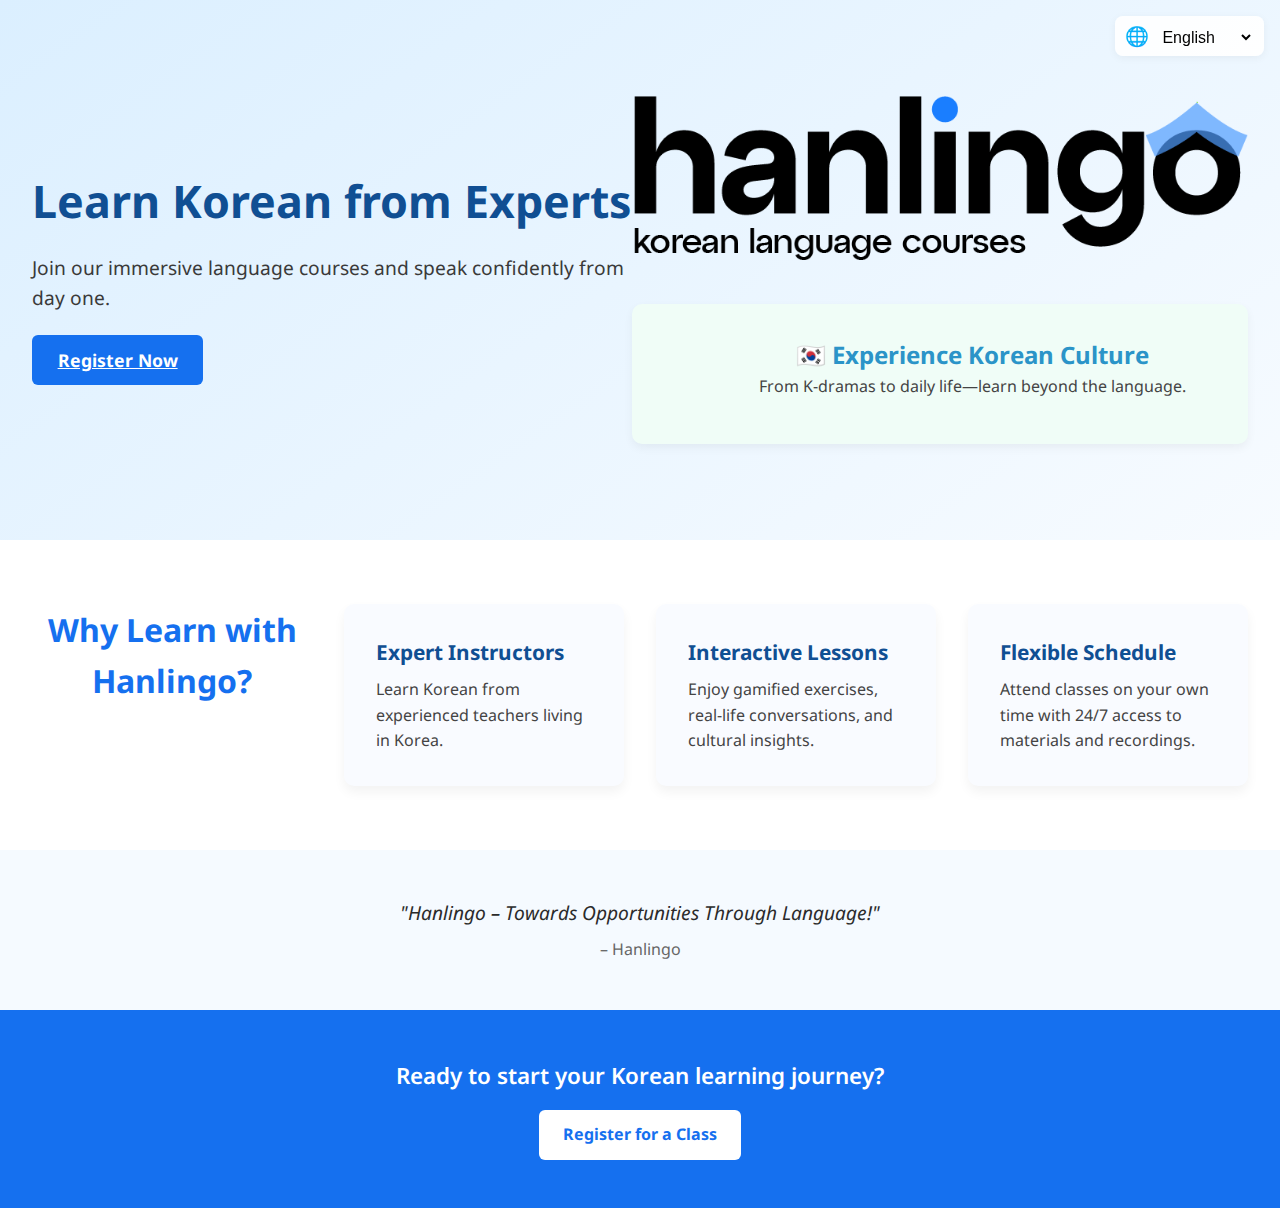
<file: index.html>
<!DOCTYPE html>
<html lang="en">
<head>
  <meta charset="UTF-8" />
  <title>Hanlingo – Learn Korean</title>
  <meta name="viewport" content="width=device-width, initial-scale=1.0" />
  <meta name="description" content="Join immersive Korean courses with expert instructors and flexible learning." />
  <link href="https://fonts.googleapis.com/css2?family=Noto+Sans:wght@400;700&display=swap" rel="stylesheet" />
  <link rel="stylesheet" href="style.css" />
</head>
<body>
  <!-- 🌐 Language Selector -->
  <div class="lang-selector">
    <label for="languageSelector" aria-label="Language selector">🌐</label>
    <select id="languageSelector">
      <option value="uz">O'zbekcha</option>
      <option value="en" selected>English</option>
      <option value="ru">Русский</option>
    </select>
  </div>

  <!-- 🚀 Hero Section -->
  <header class="hero-section">
    <div class="hero-content">
      <h1 data-key="title">Learn Korean from Experts</h1>
      <p class="subtitle" data-key="subtitle">
        Join our immersive language courses and speak confidently from day one.
      </p>
      <a href="register.html" class="cta" data-key="register">Register Now</a>
    </div>
    <div class="hero-media">
      <img src="./assets/images/illustration.png" alt="Illustration of learning languages" />

      <!-- 🔁 Rotating Banner -->
      <section class="banner-slider">
        <div class="banner active" aria-hidden="false">
          <h2>🇰🇷 Experience Korean Culture</h2>
          <p>From K-dramas to daily life—learn beyond the language.</p>
        </div>
        <div class="banner" aria-hidden="true">
          <h2> Learn from Experienced Instructors</h2>
          <p>Our team lives in Korea and brings real-world experience to class.</p>
        </div>
        <div class="banner" aria-hidden="true">
          <h2> Live meetings</h2>
          <p>Both online and in classroom.</p>
        </div>
      </section>
    </div>
  </header>

  <!-- ✨ Features -->
  <section class="features">
    <h2>Why Learn with Hanlingo?</h2>
    <div class="feature-item">
      <h3>Expert Instructors</h3>
      <p>Learn Korean from experienced teachers living in Korea.</p>
    </div>
    <div class="feature-item">
      <h3>Interactive Lessons</h3>
      <p>Enjoy gamified exercises, real-life conversations, and cultural insights.</p>
    </div>
    <div class="feature-item">
      <h3>Flexible Schedule</h3>
      <p>Attend classes on your own time with 24/7 access to materials and recordings.</p>
    </div>
  </section>

  <!-- 💬 Testimonial -->
  <section class="testimonial">
    <p class="quote">
      "Hanlingo – Towards Opportunities Through Language!"
    </p>
    <p class="author">– Hanlingo</p>
  </section>

  <!-- 📩 Footer CTA -->
  <footer class="footer-cta">
    <p>Ready to start your Korean learning journey?</p>
    <a href="register.html" class="cta">Register for a Class</a>
  </footer>

  <!-- 🔧 Script -->
  <script>
    document.addEventListener("DOMContentLoaded", () => {
      // 🌐 Language switching logic
      const dropdown = document.getElementById("languageSelector");
      const savedLang = localStorage.getItem("lang") || "en";
      if (dropdown) dropdown.value = savedLang;
      loadLanguage(savedLang);

      if (dropdown) {
        dropdown.addEventListener("change", (e) => {
          const lang = e.target.value;
          loadLanguage(lang);
          localStorage.setItem("lang", lang);
        });
      }

      function loadLanguage(lang) {
        fetch(`lang/${lang}.json`)
          .then(res => res.ok ? res.json() : Promise.reject(`No lang file: ${lang}`))
          .then(data => {
            document.querySelectorAll("[data-key]").forEach(el => {
              const key = el.getAttribute("data-key");
              if (data[key]) el.textContent = data[key];
            });
            document.querySelectorAll("[data-placeholder]").forEach(el => {
              const key = el.getAttribute("data-placeholder");
              if (data[key]) el.placeholder = data[key];
            });
          })
          .catch(err => console.error("Language load error:", err));
      }

      // 🔁 Rotating banner logic
      const banners = document.querySelectorAll(".banner-slider .banner");
      let current = 0;
      setInterval(() => {
        banners[current].classList.remove("active");
        banners[current].setAttribute("aria-hidden", "true");
        current = (current + 1) % banners.length;
        banners[current].classList.add("active");
        banners[current].setAttribute("aria-hidden", "false");
      }, 3000);
    });
  </script>
</body>
</html>
</file>
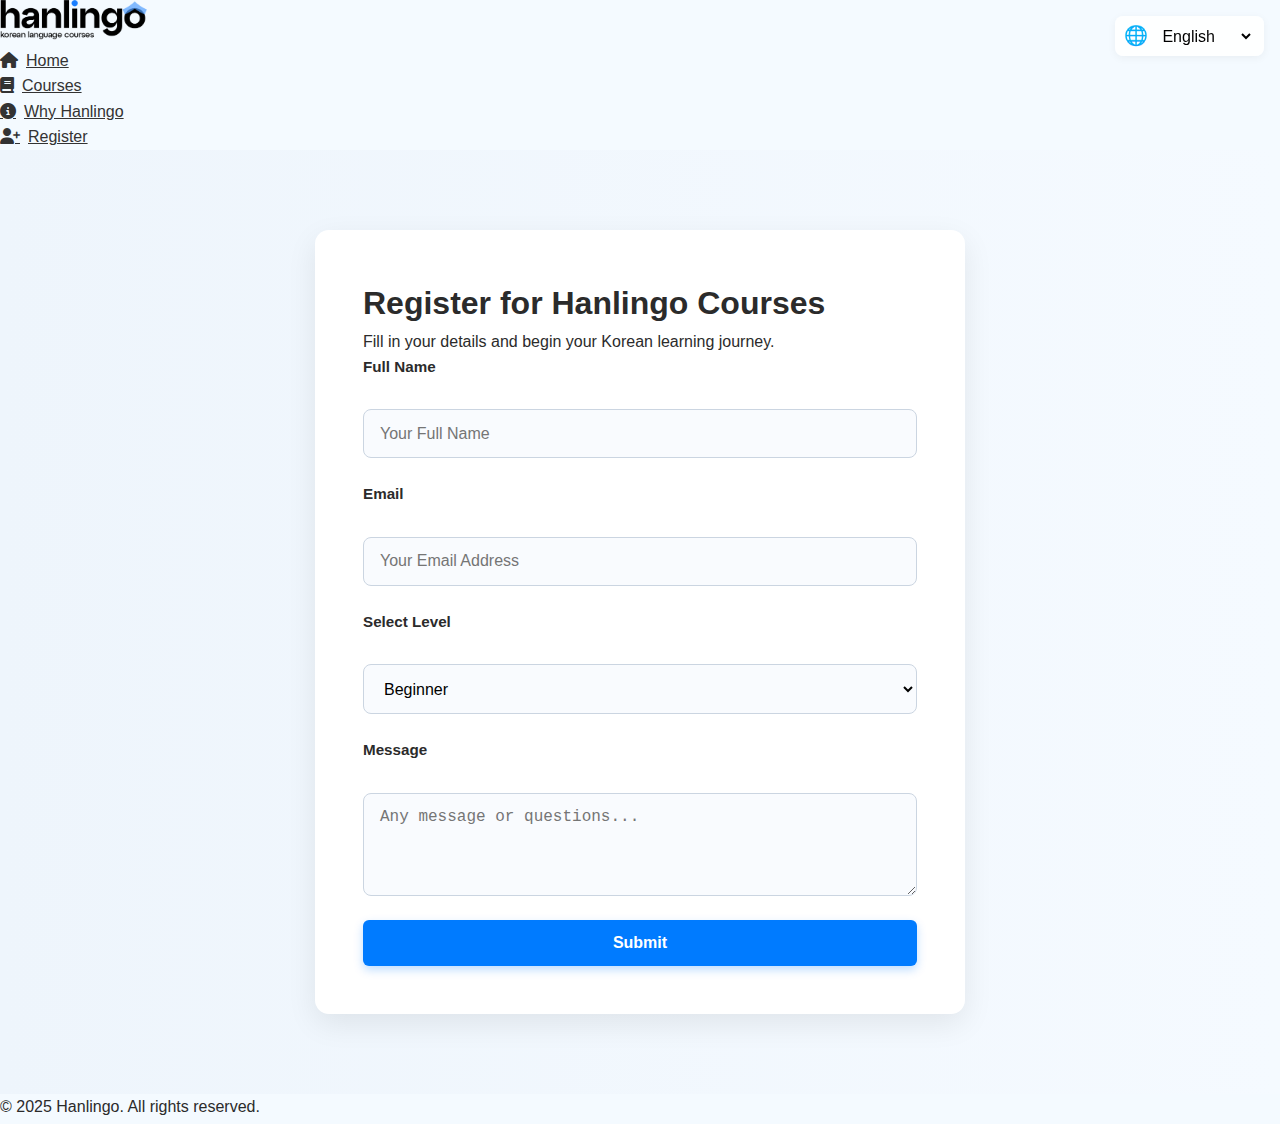
<file: register.html>
<!DOCTYPE html>
<html lang="en">
<head>
  <meta charset="UTF-8" />
  <title>Register – Hanlingo</title>
  <meta name="viewport" content="width=device-width, initial-scale=1.0" />
  <link rel="stylesheet" href="style.css" />
  <script defer src="script.js"></script>
  <link rel="stylesheet" href="https://cdnjs.cloudflare.com/ajax/libs/font-awesome/6.4.0/css/all.min.css">

</head>
<body>
  <!-- Language Selector -->
  <div class="lang-selector">
    <label for="languageSelector">🌐</label>
    <select id="languageSelector">
      <option value="uz">O'zbekcha</option>
      <option value="en" selected>English</option>
      <option value="ru">Русский</option>
    </select>
  </div>

  <!-- Navbar -->
  <nav class="navbar">
    <div class="container">
      <img src="./assets/images/illustration.png" alt="Hanlingo Logo" class="logo" />
      <ul class="nav-links">
        <li><a href="index.html" data-key="navHome">Home</a></li>
        <li><a href="index.html#courses" data-key="navCourses">Courses</a></li>
        <li><a href="index.html#about" data-key="navAbout">Why Hanlingo</a></li>
        <li><a href="register.html" class="btn-register" data-key="navRegister">Register</a></li>
      </ul>
    </div>
  </nav>

  <!-- Register Section -->
  <section class="register-section">
    <div class="container form-container">
      <h1 data-key="registerTitle">Register for Korean Classes</h1>
      <p class="subtitle" data-key="registerSubtitle">Fill in the form below and we’ll contact you soon.</p>

      <form class="register-form">
        <label data-key="labelName" for="name">Full Name</label>
        <input type="text" id="name" name="name" required data-placeholder="namePlaceholder" placeholder="Your name">

        <label data-key="labelEmail" for="email">Email</label>
        <input type="email" id="email" name="email" required data-placeholder="emailPlaceholder" placeholder="Your email">

        <label data-key="labelLevel" for="level">Select Level</label>
        <select id="level" name="level">
          <option value="beginner" data-key="beginnerOption">Beginner</option>
          <option value="pre-intermediate" data-key="preIntermediateOption">Pre-Intermediate</option>
        </select>

        <label data-key="labelMessage" for="message">Message</label>
        <textarea id="message" name="message" rows="4" placeholder="Any message or questions..."></textarea>

        <button type="submit" class="cta" data-key="submit">Submit</button>
      </form>
    </div>
  </section>

  <!-- Footer -->
  <footer>
    <div class="container">
      <p>&copy; 2025 Hanlingo. <span data-key="footerRights">All rights reserved.</span></p>
    </div>
  </footer>
</body>
</html>
</file>
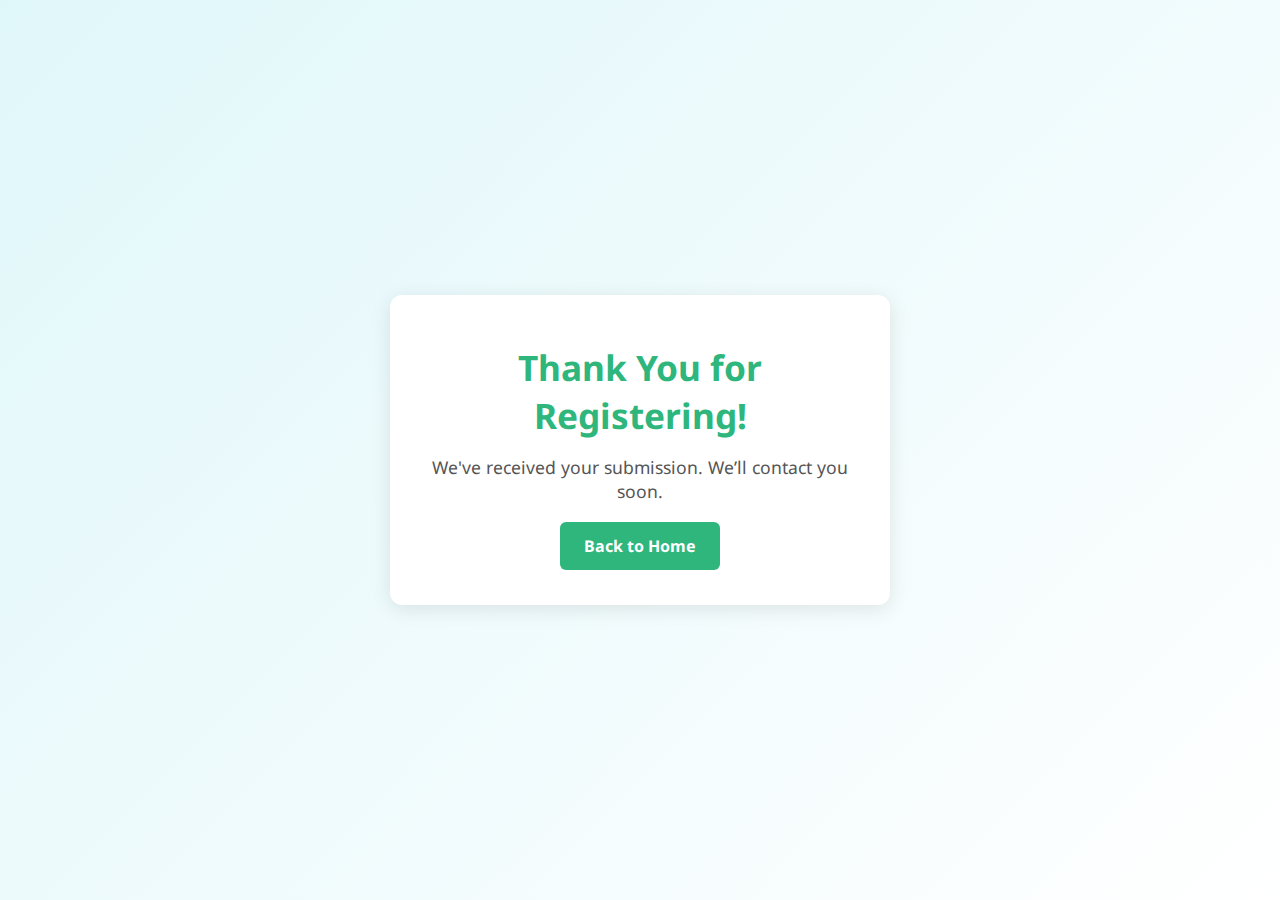
<file: thankyou.html>
<!DOCTYPE html>
<html lang="en">
<head>
  <meta charset="UTF-8" />
  <title>Thank You – Hanlingo</title>
  <meta name="viewport" content="width=device-width, initial-scale=1.0" />
  <link href="https://fonts.googleapis.com/css2?family=Noto+Sans:wght@400;700&display=swap" rel="stylesheet" />
  <style>
    /* Base Reset */
    * {
      box-sizing: border-box;
      margin: 0;
      padding: 0;
    }

    /* Body Styling */
    body {
      font-family: 'Noto Sans', sans-serif;
      background: linear-gradient(135deg, #e0f7fa, #ffffff);
      color: #333;
      display: flex;
      justify-content: center;
      align-items: center;
      height: 100vh;
      text-align: center;
    }

    /* Thank You Container */
    .thankyou-container {
      background: #fff;
      padding: 3rem 2rem;
      border-radius: 12px;
      box-shadow: 0 4px 20px rgba(0, 0, 0, 0.1);
      max-width: 500px;
      width: 90%;
    }

    /* Heading */
    .thankyou-container h1 {
      font-size: 2.2rem;
      color: #2eb67d;
      margin-bottom: 1rem;
    }

    /* Message */
    .thankyou-container p {
      font-size: 1.1rem;
      color: #555;
      margin-bottom: 2rem;
    }

    /* Button */
    .back-btn {
      text-decoration: none;
      background: #2eb67d;
      color: #fff;
      padding: 0.8rem 1.5rem;
      font-weight: bold;
      border-radius: 6px;
      transition: background 0.3s ease;
    }

    .back-btn:hover {
      background: #249e6b;
    }
  </style>
</head>
<body>
  <div class="thankyou-container">
    <h1>Thank You for Registering!</h1>
    <p>We've received your submission. We’ll contact you soon.</p>
    <a href="index.html" class="back-btn">Back to Home</a>
  </div>
</body>
</html>
</file>
<file: style.css>
/* RESET & BASE */
* {
  box-sizing: border-box;
  margin: 0;
  padding: 0;
}
body {
  font-family: 'Noto Sans', sans-serif;
  line-height: 1.6;
  background: #f4faff;
  color: #2b2b2b;
}

/* LANGUAGE SELECTOR */
.lang-selector {
  position: fixed;
  top: 1rem;
  right: 1rem;
  background: rgba(255, 255, 255, 0.9);
  border-radius: 8px;
  padding: 0.3rem 0.6rem;
  box-shadow: 0 2px 8px rgba(0, 0, 0, 0.05);
  z-index: 1000;
}
.lang-selector label {
  margin-right: 0.3em;
  font-size: 1.2em;
}
.lang-selector select {
  border: none;
  background: transparent;
  font-size: 1em;
  cursor: pointer;
}

/* HERO SECTION */
.hero-section {
  display: flex;
  align-items: center;
  justify-content: space-between;
  flex-wrap: wrap;
  padding: 4rem 2rem;
  background: linear-gradient(145deg, #dbefff, #f7fbff);
}
.hero-content {
  flex: 1 1 500px;
  max-width: 600px;
}
.hero-content h1 {
  font-size: 2.8rem;
  font-weight: 700;
  color: #104f93;
  margin-bottom: 1rem;
}
.hero-content .subtitle {
  font-size: 1.2rem;
  margin-bottom: 2rem;
  color: #3a3a3a;
}
.hero-content .cta {
  font-size: 1.1rem;
  font-weight: 700;
  padding: 0.8rem 1.6rem;
  background: #1570ef;
  color: #fff;
  border: none;
  border-radius: 6px;
  cursor: pointer;
  transition: all 0.3s ease;
}
.hero-content .cta:hover {
  background: #125ec6;
  transform: translateY(-2px);
}
.hero-media {
  flex: 1 1 400px;
  text-align: center;
  margin-top: 2rem;
}
.hero-media img {
  max-width: 100%;
  height: auto;
}

/* BANNER SLIDER */
.banner-slider {
  position: relative;
  padding: 2rem;
  height: 140px;
  overflow: hidden;
  margin: 2rem 0;
  background: #f0fdf7;
  border-radius: 10px;
  box-shadow: 0 4px 10px rgba(0, 0, 0, 0.05);
}
.banner-slider .banner {
  position: absolute;
  width: 100%;
  opacity: 0;
  transform: translateY(20px);
  transition: opacity 0.8s ease, transform 0.8s ease;
  text-align: center;
}
.banner-slider .banner.active {
  opacity: 1;
  transform: translateY(0);
}
.banner-slider .banner h2 {
  font-size: 1.5rem;
  color: #2b94c8;
}
.banner-slider .banner p {
  font-size: 1rem;
  color: #444;
}

/* FEATURES */
.features {
  padding: 4rem 2rem;
  background: #fff;
  display: grid;
  grid-template-columns: repeat(auto-fit, minmax(230px, 1fr));
  gap: 2rem;
}
.features h2 {
  text-align: center;
  font-size: 2rem;
  margin-bottom: 2.5rem;
  color: #1570ef;
}
.feature-item {
  background: #f9fbff;
  padding: 2rem;
  border-radius: 10px;
  box-shadow: 0 6px 12px rgba(0,0,0,0.05);
  transition: transform 0.3s ease;
}
.feature-item:hover {
  transform: translateY(-6px);
}
.feature-item h3 {
  font-size: 1.3rem;
  color: #104f93;
  margin-bottom: 0.5rem;
}
.feature-item p {
  font-size: 1rem;
  color: #444;
}

/* TESTIMONIAL */
.testimonial {
  padding: 3rem 2rem;
  text-align: center;
  font-style: italic;
  background: #f5faff;
}
.testimonial .quote {
  font-size: 1.2rem;
  margin-bottom: 0.5rem;
}
.testimonial .author {
  font-size: 1rem;
  color: #666;
  font-style: normal;
}

/* FOOTER CTA */
.footer-cta {
  background: #1570ef;
  color: #fff;
  padding: 3rem 2rem;
  text-align: center;
}
.footer-cta p {
  font-size: 1.4rem;
  font-weight: 600;
  margin-bottom: 1rem;
}
.footer-cta .cta {
  display: inline-block;
  background: #fff;
  color: #1570ef;
  font-weight: 700;
  text-decoration: none;
  padding: 0.75rem 1.5rem;
  border-radius: 6px;
  transition: all 0.3s ease;
}
.footer-cta .cta:hover {
  background: #eaf3ff;
  color: #104f93;
}

/* NAVBAR ICONS */
.navbar .logo {
  height: 40px;
}
.nav-links li a {
  font-weight: 500;
  color: #333;
  display: flex;
  align-items: center;
  gap: 8px;
  transition: color 0.2s ease;
}
.nav-links li a:hover {
  color: #007BFF;
}
.nav-links li a[data-key="navHome"]::before {
  content: "\f015";
  font-family: "Font Awesome 6 Free";
  font-weight: 900;
}
.nav-links li a[data-key="navCourses"]::before {
  content: "\f02d";
  font-family: "Font Awesome 6 Free";
  font-weight: 900;
}
.nav-links li a[data-key="navAbout"]::before {
  content: "\f05a";
  font-family: "Font Awesome 6 Free";
  font-weight: 900;
}
.nav-links li a[data-key="navRegister"]::before {
  content: "\f234";
  font-family: "Font Awesome 6 Free";
  font-weight: 900;
}

/* REGISTER SECTION */
.register-section {
  padding: 5rem 2rem;
  background: linear-gradient(to right, #eef5fc, #f5faff);
  display: flex;
  justify-content: center;
}
.form-container {
  background: #fff;
  border-radius: 14px;
  padding: 3rem;
  max-width: 650px;
  width: 100%;
  box-shadow: 0 10px 30px rgba(0, 0, 0, 0.08);
  transition: 0.3s ease;
}
.form-container:hover {
  box-shadow: 0 12px 40px rgba(0, 0, 0, 0.12);
}
.register-form {
  display: flex;
  flex-direction: column;
  gap: 1.5rem;
}
.register-form input,
.register-form textarea,
.register-form select {
  padding: 0.9rem 1rem;
  border: 1px solid #cbd5e1;
  border-radius: 8px;
  font-size: 1rem;
  background: #f9fbfe;
  transition: border 0.3s ease;
}
.register-form input:focus,
.register-form textarea:focus,
.register-form select:focus {
  outline: none;
  border-color: #007BFF;
  background-color: #fff;
}
.register-form label {
  font-weight: 600;
  margin-bottom: 0.4rem;
  font-size: 0.95rem;
}
.register-form .cta {
  background: #007BFF;
  color: #fff;
  font-weight: 600;
  padding: 0.9rem 1.8rem;
  font-size: 1rem;
  border: none;
  border-radius: 6px;
  cursor: pointer;
  transition: all 0.3s ease;
  box-shadow: 0 4px 10px rgba(0, 123, 255, 0.25);
}
.register-form .cta:hover {
  background: #0056b3;
  transform: translateY(-1px);
}

/* RESPONSIVE */
@media (max-width: 768px) {
  .hero-section {
    flex-direction: column;
    text-align: center;
  }
  .hero-media {
    margin-top: 2rem;
  }
  .form-container {
    padding: 2rem;
  }
}
</file>
